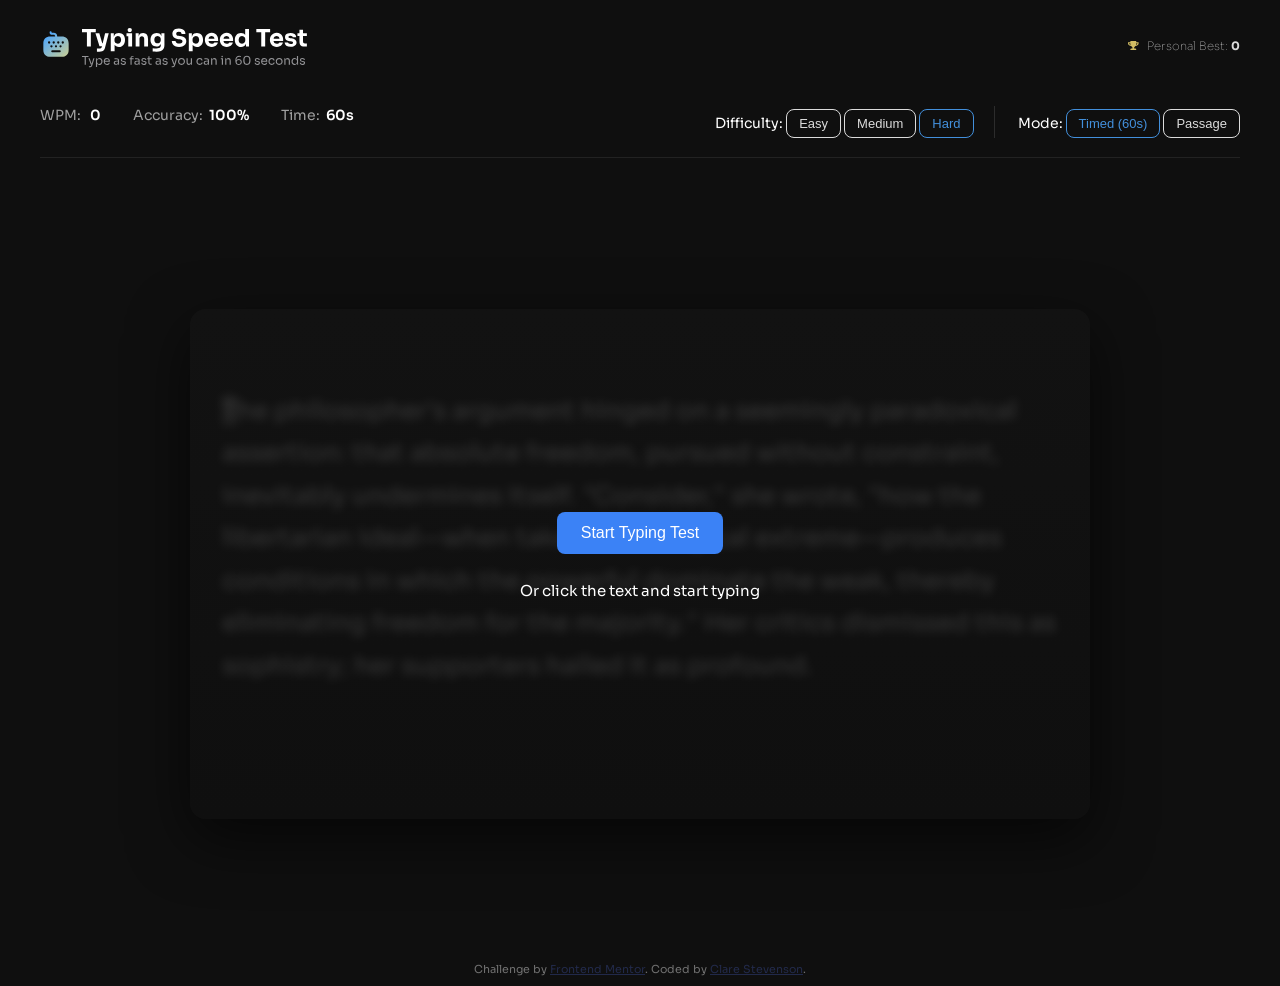
<file: index.html>
<!DOCTYPE html>
<!--Home (not started) Home (started)Focus / hover states-->

<html lang="en">
<head>
  <meta charset="UTF-8">
  <meta name="viewport" content="width=device-width, initial-scale=1.0"> <!-- displays site properly based on user's device -->
  <link rel="icon" type="image/png" sizes="32x32" href="./assets/images/favicon-32x32.png">
  <link rel="stylesheet" href="styles.css">
  <script src="data.js" defer></script>
  <script src="script.js" defer></script>

  <!--font-->
<link rel="preconnect" href="https://fonts.googleapis.com">
<link rel="preconnect" href="https://fonts.gstatic.com" crossorigin>
<link href="https://fonts.googleapis.com/css2?family=Sora:wght@100..800&display=swap" rel="stylesheet">
  
<title>Frontend Mentor | Typing Speed Test</title>
</head>

<body>
  <header>
    <div class="top-header">
      <div class="title">
        <img id="logo" src="assets/images/logo-large.svg">
      </div>
      <div class="mobile-title">
        <img id="logo" src="assets/images/logo-small.svg">
      </div>
      
    <div class="personal-best-text-container">
  <h5 id="pb-text">
    <img id="personal-best-img" src="assets/images/icon-personal-best.svg">
    Personal Best: <strong>0</strong>
  </h5>
</div>

<div class="mobile-personal-best-text-container">
  <h5 id="pb-text">
    <img id="personal-best-img" src="assets/images/icon-personal-best.svg">
    Best: <strong>0 WPM</strong>
  </h5>
</div>

  </div>


   <div class="main-content">

  <!-- Desktop stats -->
  <div class="stats">
    <span>WPM: <strong id="wpm">0</strong></span>
    <span>Accuracy:<strong id="accuracy">100%</strong></span>
    <span>Time:<strong id="time">60s</strong></span>
  </div>


  <!-- Desktop controls -->
  <div class="control-group">
    <div role="group" aria-label="Difficulty">
      <span class="label">Difficulty:</span>
      <button class="chip" data-value="easy">Easy</button>
      <button class="chip" data-value="medium">Medium</button>
      <button class="chip active" aria-pressed="true" data-value="hard">Hard</button>
    </div>

    <div role="group" aria-label="Mode">
      <span class="label">Mode:</span>
      <button class="chip active" aria-pressed="true">Timed (60s)</button>
      <button class="chip">Passage</button>
    </div>
  </div>

  <!-- Mobile controls dropdown -->
  <div class="control-dropdown">
    <div class="dropdown" data-type="difficulty">
      <button type="button" class="dropdown-toggle" aria-haspopup="listbox" aria-expanded="false">
        Hard
      </button>
      <div class="dropdown-menu" role="listbox" aria-label="Difficulty">
        <button type="button" class="dropdown-option" role="option" data-value="easy">Easy</button>
        <button type="button" class="dropdown-option" role="option" data-value="medium">Medium</button>
        <button type="button" class="dropdown-option selected" role="option" data-value="hard" aria-selected="true">Hard</button>
      </div>
      <select id="difficulty-select" class="native-select" aria-hidden="true" tabindex="-1">
        <option value="easy">Easy</option>
        <option value="medium">Medium</option>
        <option value="hard" selected>Hard</option>
      </select>
    </div>

    <div class="dropdown" data-type="mode">
      <button type="button" class="dropdown-toggle" aria-haspopup="listbox" aria-expanded="false">
        Timed (60s)
      </button>
      <div class="dropdown-menu" role="listbox" aria-label="Mode">
        <button type="button" class="dropdown-option selected" role="option" data-value="timed" aria-selected="true">Timed (60s)</button>
        <button type="button" class="dropdown-option" role="option" data-value="passage">Passage</button>
      </div>
      <select id="mode-select" class="native-select" aria-hidden="true" tabindex="-1">
        <option value="timed" selected>Timed (60s)</option>
        <option value="passage">Passage</option>
      </select>
    </div>
  </div>

</div>

</div>

    </div>

  </header>

<main>
  <div class="text-container">
    <div class="content-blurred">
<p id="test-text" class="test-text" tabindex="0"></p>
    </div>
<div class="focus-wrapper">
  <div class="focus-overlay"></div>

  <div class="typing-card">
    
    <!-- passage + start button -->
  </div>
</div>

    <div class="start-btn-overlay">
      <button type="button" class="start-btn">Start Typing Test</button>
      <p class="text-passage"> Or click the text and start typing </p>
    </div>

    <div class="restart-wrap">
      <button type="button" class="restart-btn">
        Restart Test
        <img class="restart-icon" src="assets/images/icon-restart.svg" alt="" aria-hidden="true">
      </button>
    </div>

  </div>
</main>

  <footer class="test-footer">
 <div class="attribution">
    Challenge by <a href="https://www.frontendmentor.io?ref=challenge">Frontend Mentor</a>. 
    Coded by <a href="#">Clare Stevenson</a>.
  </div>
 </footer>

</div>

<script>
  const pbKey = "personalBestWpm";
  const pbValue = localStorage.getItem(pbKey);
  if (pbValue) {
    const pbEl = document.querySelector(".personal-best-text-container strong");
    const mobilePbEl = document.querySelector(".mobile-personal-best-text-container strong");
    if (pbEl) pbEl.textContent = `${pbValue} WPM`;
    if (mobilePbEl) mobilePbEl.textContent = `${pbValue} WPM`;
  }
</script>
</body>
</html>


 
<!--
typing-speed-test/
├── index.html        # Test screen (all breakpoints)
├── results.html      # Results screen (all breakpoints)
│
├── css/
│   └── styles.css    # Responsive styles
│
├── js/
│   └── script.js     # App logic & state
│
└── assets/
-->
</file>
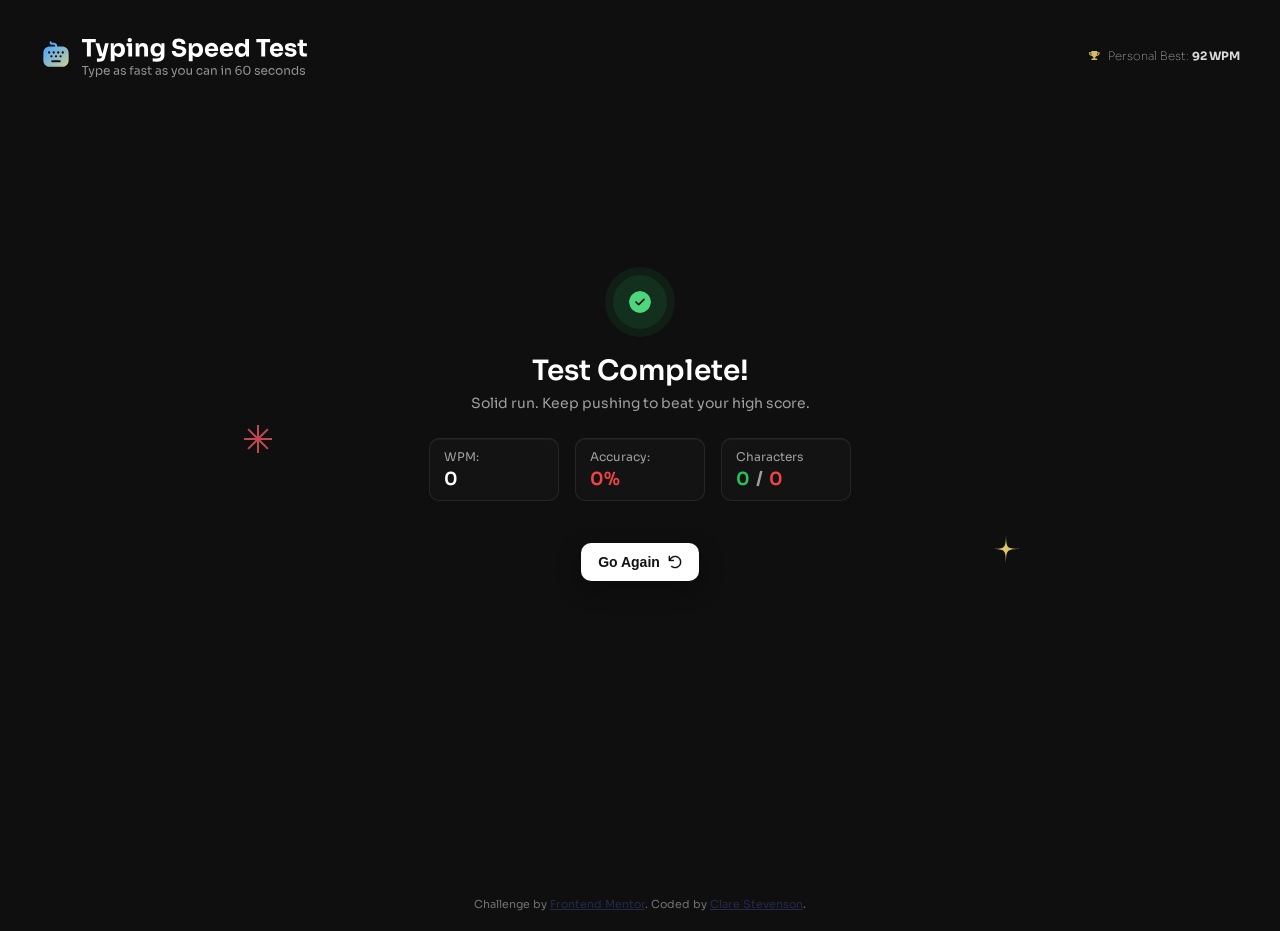
<file: results.html>
<!DOCTYPE html>
<html lang="en">
<head>
  <meta charset="UTF-8">
  <meta name="viewport" content="width=device-width, initial-scale=1.0">
  <link rel="icon" type="image/png" sizes="32x32" href="./assets/images/favicon-32x32.png">
  <link rel="stylesheet" href="styles.css">

  <link rel="preconnect" href="https://fonts.googleapis.com">
  <link rel="preconnect" href="https://fonts.gstatic.com" crossorigin>
  <link href="https://fonts.googleapis.com/css2?family=Sora:wght@100..800&display=swap" rel="stylesheet">

  <title>Frontend Mentor | Typing Speed Test</title>
</head>
<body class="results-page">
  <header>
    <div class="top-header">
      <div class="title">
        <img id="logo" src="assets/images/logo-large.svg" alt="Typing Speed Test">
      </div>
      <div class="mobile-title">
        <img id="logo" src="assets/images/logo-small.svg" alt="Typing Speed Test">
      </div>

      <div class="personal-best-text-container">
        <h5 id="pb-text">
          <img id="personal-best-img" src="assets/images/icon-personal-best.svg" alt="">
          Personal Best: <strong>92 WPM</strong>
        </h5>
      </div>

      <div class="mobile-personal-best-text-container">
        <h5 id="pb-text">
          <img id="personal-best-img" src="assets/images/icon-personal-best.svg" alt="">
          Best: <strong>92 WPM</strong>
        </h5>
      </div>
    </div>
  </header>

  <main class="results-main">
    <section class="results-card">
      <img class="results-confetti" src="assets/images/pattern-confetti.svg" alt="">
      <img class="results-star results-star-red" src="assets/images/pattern-star-2.svg" alt="">
      <img class="results-star results-star-gold" src="assets/images/pattern-star-1.svg" alt="">

      <div class="results-icon">
        <img id="results-icon-img" src="assets/images/icon-completed.svg" alt="Completed">
      </div>

      <h1 class="results-title" id="results-title">Test Complete!</h1>
      <p class="results-subtitle" id="results-subtitle">Solid run. Keep pushing to beat your high score.</p>

      <div class="results-stats">
        <div class="stat-box">
          <span class="stat-label">WPM:</span>
          <span class="stat-value" id="result-wpm">0</span>
        </div>
        <div class="stat-box">
          <span class="stat-label">Accuracy:</span>
          <span class="stat-value stat-accuracy" id="result-accuracy">0%</span>
        </div>
        <div class="stat-box">
          <span class="stat-label">Characters</span>
          <span class="stat-value">
            <span class="good" id="result-correct">0</span>
            <span class="slash">/</span>
            <span class="bad" id="result-incorrect">0</span>
          </span>
        </div>
      </div>

      <button class="go-again-btn" type="button" id="results-cta">
        Go Again
        <img src="assets/images/icon-restart-black.png" alt="">
      </button>
    </section>
  </main>

  <footer class="test-footer">
    <div class="attribution">
      Challenge by <a href="https://www.frontendmentor.io?ref=challenge">Frontend Mentor</a>.
      Coded by <a href="#">Clare Stevenson</a>.
    </div>
  </footer>

  <script>
    const saved = localStorage.getItem("typingResults");
    const pbKey = "personalBestWpm";
    const pbEl = document.querySelector(".personal-best-text-container strong");
    const mobilePbEl = document.querySelector(".mobile-personal-best-text-container strong");
    const bodyEl = document.body;

    if (saved) {
      try {
        const results = JSON.parse(saved);
        const wpmEl = document.getElementById("result-wpm");
        const accuracyEl = document.getElementById("result-accuracy");
        const correctEl = document.getElementById("result-correct");
        const incorrectEl = document.getElementById("result-incorrect");

        if (wpmEl) wpmEl.textContent = results.wpm ?? 0;
        if (accuracyEl) accuracyEl.textContent = `${results.accuracy ?? 0}%`;
        if (correctEl) correctEl.textContent = results.correct ?? 0;
        if (incorrectEl) incorrectEl.textContent = results.incorrect ?? 0;

        const storedBest = localStorage.getItem(pbKey);
        const currentBest = Number(storedBest || 0);
        const isFirstTest = storedBest === null;
        const newBest = Math.max(currentBest, Number(results.wpm || 0));
        const isNewBest = Number(results.wpm || 0) > currentBest;

        localStorage.setItem(pbKey, String(newBest));

        if (pbEl) pbEl.textContent = `${newBest} WPM`;
        if (mobilePbEl) mobilePbEl.textContent = `${newBest} WPM`;

        if (isFirstTest) {
          const titleEl = document.getElementById("results-title");
          const subtitleEl = document.getElementById("results-subtitle");
          const ctaEl = document.getElementById("results-cta");

          if (titleEl) titleEl.textContent = "Baseline Established!";
          if (subtitleEl) subtitleEl.textContent = "You've set the bar. Now the real challenge begins! Can you beat it?";
          if (ctaEl) ctaEl.childNodes[0].textContent = "Beat This Score";
        } else if (isNewBest) {
          bodyEl.classList.add("results-personal-best");
          const titleEl = document.getElementById("results-title");
          const subtitleEl = document.getElementById("results-subtitle");
          const iconImg = document.getElementById("results-icon-img");
          const ctaEl = document.getElementById("results-cta");

          if (titleEl) titleEl.textContent = "High Score Smashed!";
          if (subtitleEl) subtitleEl.textContent = "You're getting faster. That was incredible typing.";
          if (iconImg) {
            iconImg.src = "assets/images/icon-new-pb.svg";
            iconImg.alt = "New personal best";
          }
          if (ctaEl) ctaEl.childNodes[0].textContent = "Beat This Score";
        }
      } catch (err) {
        console.error("Failed to parse results:", err);
      }
    }

    const ctaButton = document.getElementById("results-cta");
    if (ctaButton) {
      ctaButton.addEventListener("click", () => {
        window.location.href = "index.html";
      });
    }
  </script>
</body>
</html>
</file>
<file: styles.css>
:root {
  --bg: #0f0f0f;
  --panel: #121212;
  --text: #ffffff;
  --muted: rgba(255, 255, 255, 0.6);
  --muted-strong: rgba(255, 255, 255, 0.85);
  --blue: #3b82f6;
  --blue-strong: #2563eb;
  --border: rgba(255, 255, 255, 0.2);
  --card-bg: linear-gradient(180deg, var(--panel) 0%, var(--bg) 100%);
}

@media (max-width: 900px) {
  .results-card {
    max-width: 760px;
    padding: 50px 28px 60px;
  }

  .results-stats {
    gap: 12px;
  }

  .results-star-red {
    left: 32px;
    top: 190px;
  }

  .results-star-gold {
    right: 36px;
    top: 300px;
  }
}

@media (max-width: 600px) {
  .results-main {
    padding: 12px 6px 28px;
  }

  .results-card {
    min-height: 520px;
    padding: 44px 20px 44px;
  }

  .results-stats {
    flex-direction: column;
    width: 100%;
  }

  .stat-box {
    width: 100%;
  }

  .results-title {
    font-size: 22px;
  }

  .results-star-red {
    left: 14px;
    top: 180px;
  }

  .results-star-gold {
    right: 22px;
    top: 440px;
  }
}

/* GLOBAL*/
*,
*::before,
*::after {
  box-sizing: border-box;
}

body {
  display: flex;
  flex-direction: column;
  margin: 0;
  min-height: 100vh;
  background: var(--bg);
  color: var(--text);
  font-family: 'Sora', sans-serif;
  padding: 10px 20px;
}

body.results-page {
  padding: 20px;
}

/* HEADER*/
.top-header {
  display: flex;
  justify-content: space-between;
  width: 100%;
  padding: 10px 20px;
  margin-bottom: 0;
}

.title {
  display: flex;
  flex-direction: column;
  align-items: flex-start;
  line-height: 1.2;
  gap: 4px;
  padding-top: 8px;
}
.mobile-title {
  display: none;
  flex-direction: column;
  align-items: flex-start;
  line-height: 1.2;
  gap: 4px;
  padding-top: 8px;
}

.personal-best-text-container {
  display: flex;
  align-items: center;
  font-size: 14px;
  opacity: 0.85;
}
.mobile-personal-best-text-container {
  display: none;
  align-items: center;
  font-size: 14px;
  opacity: 0.85;
}

#pb-text {
  font-weight: 100;
}

#personal-best-img {
  width: 16px;
  padding-right: 5px;
}

#subtitle {
  font-size: 14px;
  opacity: 0.7;
  font-weight: 100;
}

/* STATS/CONTROLS */

.main-content {
  display: flex;
  justify-content: space-between;
  align-items: center;
  width: 100%;
  padding: 10px 20px;
  position: relative;
  padding-bottom: 20px;
  font-size: 14px;
  overflow: visible;
  z-index: 20;
}

.main-content::after {
  content: "";
  position: absolute;
  left: 20px;
  right: 20px;
  bottom: 0;
  height: 1px;
  background: rgba(255, 255, 255, 0.08);
}


.stats {
  display: flex;
  gap: 32px;
  align-items: center;
}

.stats span {
  color: var(--muted);
}

.stats strong {
  font-weight: 600;
  color: var(--text);
  margin-left: 6px;
}

.stats.started #accuracy {
  color: #ef4444;
}

.stats.started #accuracy.perfect {
  color: #22c55e;
}

.stats.started #time {
  color: #facc15;
}

.control-group {
  display: flex;
  align-items: center;
  gap: 20px;
}

.control-group > div + div {
  position: relative;
  padding-left: 24px;
}

.control-group > div + div::before {
  content: "";
  position: absolute;
  left: 0;
  top: 65%;
  transform: translateY(-50%);
  height: 32px;
  width: 1px;
  background: rgba(255, 255, 255, 0.12);
}

/*DROPDOWNS*/
.control-dropdown {
  display: none;
}

/* MAIN LAYOUT*/
main {
  min-height: calc(100vh - 120px);
  display: flex;
  justify-content: center;
  align-items: center;
}

.text-container {
  position: relative;
  width: 100%;
  max-width: 900px;
  min-height: 480px;
  margin-top: 32px;
  padding: 32px;
  border-radius: 16px;
  background: var(--card-bg);
  box-shadow: 0 20px 60px rgba(0, 0, 0, 0.6);
}

.text-container.started .restart-wrap {
  opacity: 1;
  pointer-events: auto;
  transform: translateY(0);
}

.restart-wrap {
  display: flex;
  justify-content: center;
  margin-top: 24px;
  opacity: 0;
  pointer-events: none;
  transform: translateY(6px);
  transition: opacity 0.25s ease, transform 0.25s ease;
}

.restart-btn {
  background: #2b2b2b;
  color: var(--text);
  border: 1px solid rgba(255, 255, 255, 0.08);
  border-radius: 12px;
  padding: 10px 16px;
  font-size: 14px;
  font-family: 'Sora', sans-serif;
  display: inline-flex;
  align-items: center;
  gap: 8px;
  cursor: pointer;
  box-shadow: inset 0 1px 0 rgba(255, 255, 255, 0.08),
    0 10px 24px rgba(0, 0, 0, 0.45);
}

.restart-btn:hover {
  border-color: rgba(255, 255, 255, 0.2);
  background: #303030;
}

.restart-btn:focus-visible {
  outline: 2px solid var(--blue);
  outline-offset: 2px;
}

.restart-icon {
  width: 16px;
  height: 16px;
  opacity: 0.8;
}

/* RESULTS PAGE */
.results-main {
  flex: 1;
  display: flex;
  justify-content: center;
  align-items: center;
  padding: 24px 16px 40px;
}

.results-card {
  position: relative;
  width: 100%;
  max-width: 920px;
  min-height: 520px;
  background-color: #0f0f0f;
  border-radius: 16px;
  display: flex;
  flex-direction: column;
  align-items: center;
  text-align: center;
  padding: 60px 40px 70px;
  overflow: hidden;
}

.results-card > * {
  position: relative;
  z-index: 2;
}

.results-confetti {
  position: absolute;
  left: 0;
  right: 0;
  bottom: 0;
  width: 100%;
  height: auto;
  opacity: 0;
  pointer-events: none;
  z-index: 1;
  display: block;
}

body.results-personal-best .results-confetti {
  opacity: 1;
  animation: confettiFloat 6s ease-in-out infinite;
}

body.results-personal-best .results-star {
  opacity: 0;
}

@keyframes confettiFloat {
  0% {
    transform: translateY(0);
  }
  50% {
    transform: translateY(-8px);
  }
  100% {
    transform: translateY(0);
  }
}

.results-icon img {
  width: 22px;
  height: 22px;
}

body.results-personal-best .results-icon {
  background: transparent;
  box-shadow: none;
}

body.results-personal-best .results-icon img {
  width: 28px;
  height: 28px;
}
.results-star {
  position: absolute;
  width: 28px;
  height: 28px;
  opacity: 0.9;
}

.results-star-red {
  left: 64px;
  top: 210px;
}

.results-star-gold {
  right: 80px;
  top: 320px;
}

.results-icon {
  width: 54px;
  height: 54px;
  border-radius: 999px;
  background: rgba(34, 197, 94, 0.18);
  display: grid;
  place-items: center;
  box-shadow: 0 0 0 8px rgba(34, 197, 94, 0.08);
  margin-bottom: 18px;
}

.results-title {
  margin: 6px 0 6px;
  font-size: 28px;
  font-weight: 600;
}

.results-subtitle {
  margin: 0 0 26px;
  color: var(--muted);
  font-size: 14px;
}

.results-stats {
  display: flex;
  gap: 16px;
  margin-bottom: 26px;
}

.stat-box {
  min-width: 130px;
  background: rgba(255, 255, 255, 0.02);
  border: 1px solid rgba(255, 255, 255, 0.08);
  border-radius: 10px;
  padding: 10px 14px;
  text-align: left;
  box-shadow: inset 0 1px 0 rgba(255, 255, 255, 0.04);
}

.stat-label {
  display: block;
  font-size: 12px;
  color: var(--muted);
  margin-bottom: 4px;
}

.stat-value {
  font-size: 18px;
  font-weight: 600;
  color: var(--text);
}

.stat-accuracy {
  color: #ef4444;
}

.stat-value .good {
  color: #22c55e;
}

.stat-value .bad {
  color: #ef4444;
}

.stat-value .slash {
  color: var(--muted);
  padding: 0 2px;
}

.go-again-btn {
  background: #ffffff;
  color: #111111;
  border: 1px solid transparent;
  border-radius: 10px;
  padding: 10px 16px;
  font-size: 14px;
  font-weight: 600;
  display: inline-flex;
  align-items: center;
  gap: 8px;
  cursor: pointer;
  box-shadow: 0 8px 22px rgba(0, 0, 0, 0.35);
}

.go-again-btn img {
  width: 14px;
  height: 14px;
}

.go-again-btn:hover {
  background: #ffffff;
  border-color: var(--blue);
  box-shadow: 0 0 0 2px rgba(59, 130, 246, 0.45),
    0 8px 22px rgba(0, 0, 0, 0.35);
}

.go-again-btn:focus-visible {
  outline: 2px solid var(--blue);
  outline-offset: 2px;
}

.char {
  color: var(--muted);
}

.char.correct {
  color: #22c55e;
}

.char.incorrect {
  color: #ef4444;
  text-decoration: underline;
  text-decoration-color: #ef4444;
  text-decoration-thickness: 2px;
  text-underline-offset: 2px;
}

.char.current {
  position: relative;
  background: rgba(255, 255, 255, 0.18);
  border-radius: 4px;
  box-shadow: inset 0 0 0 1px rgba(255, 255, 255, 0.18);
}

/* TEST CONTENT*/
.content-blurred {
  filter: blur(5px);
  opacity: 0.35;
  pointer-events: none;
  height: 100%;
  display: flex;
  flex-direction: column;
  justify-content: flex-start;
  padding-top: 24px;
  transition: filter 0.3s ease, opacity 0.3s ease;
  position: relative;
}

.content-blurred.started {
  filter: blur(0);
  opacity: 1;
  pointer-events: auto;
}

#test-text {
  font-size: 25px;
  line-height: 1.7;
  opacity: 0.8;
  margin-bottom: 20px;
  position: relative;
}


/*START OVERLAY*/
.start-btn-overlay {
  position: absolute;
  inset: 0;
  display: flex;
  flex-direction: column;
  align-items: center;
  justify-content: center;
  gap: 12px;
  z-index: 10;
  font-size: 15px;
  animation: fadeIn 0.3s ease;
}

@keyframes fadeIn {
  from {
    opacity: 0;
  }
  to {
    opacity: 1;
  }
}

.start-btn-overlay.hidden {
  display: none;
}

.start-btn {
  margin-top: 0;
  background: var(--blue);
  padding: 12px 24px;
  font-size: 16px;
  border-radius: 8px;
  border: none;
  cursor: pointer;
  font-weight: 500;
}

.start-btn:focus-visible {
  outline: 2px solid rgba(59, 130, 246, 0.9);
  outline-offset: 2px;
  box-shadow: 0 0 0 3px rgba(59, 130, 246, 0.3);
}

/* BUTTONS/CHIPS*/
button {
  margin-top: 16px;
  padding: 12px 20px;
  font-size: 16px;
  background: rgba(59, 130, 246, 0.4);
  border: none;
  border-radius: 8px;
  color: var(--text);
  cursor: pointer;
}


/* Override global hover for custom buttons */
.start-btn:hover {
  background: var(--blue-strong);
  transform: none;
  outline: 2px solid rgba(59, 130, 246, 0.9);
  outline-offset: 2px;
  box-shadow: 0 0 0 3px rgba(59, 130, 246, 0.35);
}

.go-again-btn:hover {
  background: #ffffff;
  border-color: var(--blue);
  box-shadow: 0 0 0 2px rgba(59, 130, 246, 0.45),
    0 8px 22px rgba(0, 0, 0, 0.35);
  transform: none;
}

.restart-btn:hover {
  border-color: rgba(255, 255, 255, 0.2);
  background: #303030;
  transform: none;
}

button:focus-visible,
.chip:focus-visible {
  outline: 2px solid var(--blue);
  outline-offset: 2px;
}

.chip {
  font-size: 13px;
  background-color: transparent;
  color: var(--text);
  border: 1px solid var(--text);
  border-radius: 8px;
  padding: 6px 12px;
  opacity: 0.85;
  cursor: pointer;
  transition: color 0.3s;
}

.chip.active {
  border-color: hsl(210, 100%, 65%);
  color: hsl(210, 100%, 65%);
}

.chip:hover {
  border-color: hsl(210, 100%, 65%);
  color: hsl(210, 100%, 65%);
}

button,
.chip {
  transition: transform 0.2s ease, box-shadow 0.2s ease, color 0.2s ease;
}

/* FOOTER */
.test-footer {
  opacity: 0.4;
  font-size: 12px;
  margin-top: 24px;
}

.attribution {
  font-size: 11px;
  text-align: center;
}

.attribution a {
  color: hsl(228, 45%, 44%);
}

/* RESPONSIVE */
@media (max-width: 1024px) {
  .main-content {
    flex-direction: column;
    align-items: flex-start;
    gap: 16px;
    padding-bottom: 24px;
  }

  .stats {
    gap: 24px;
    width: 100%;
  }

  .control-group {
    width: 100%;
  }
}



@media (max-width: 600px) {

.title {
  display: none;
  flex-direction: column;
  align-items: flex-start;
  line-height: 1.2;
  gap: 4px;
  padding-top: 8px;
}

.mobile-title {
  display: flex;
  flex-direction: column;
  align-items: flex-start;
  line-height: 1.2;
  gap: 4px;
  padding-top: 8px;
}

  .personal-best-text-container {
    display: none;
  }

  .mobile-personal-best-text-container {
    display: flex;
    align-items: center;
    padding-bottom: 5px;
    font-size: 18px;
    opacity: 0.85;
  }

  .control-group {
    display: none;
  }

  .stats {
    display: flex;
    gap: 32px;
    align-items:center;
    text-align: center;
    justify-content: center;
    font-size: 18px;
  }

  .stats strong {
  display: flex;
  flex-direction: column;
  font-weight: 600;
  color: var(--text);
  margin-left: 6px;
  }

.stats span {
  position: relative;
  padding: 0 16px;
  color: rgba(255, 255, 255, 0.6);
}

.stats span:not(:last-child)::after {
  background: rgba(255, 255, 255, 0.25);
  width: 1px;
  height: 32px;
  position: absolute;
  right: -16px;
  top: 50%;
  transform: translateY(-50%);
  content: "";
}

  /* Show mobile dropdowns */
  .control-dropdown {
    display: flex;
    flex-direction: row;
    position: relative;
    text-align: center;
    gap: 12px;
    width: 100%;
  }

  .control-dropdown {
    z-index: 50;
    overflow: visible;
  }

  .dropdown {
    position: relative;
    width: 100%;
    z-index: 6;
  }

  .dropdown.open {
    z-index: 60;
  }

  .dropdown-toggle {
    position: relative;
    width: 100%;
    padding: 12px 40px 12px 14px;
    border-radius: 12px;
    background: linear-gradient(180deg, #1a1a1a 0%, #121212 100%);
    color: var(--text);
    font-size: 14px;
    outline: none;
    border: 1px solid rgba(255, 255, 255, 0.2);
    font-family: 'Sora', sans-serif;
    cursor: pointer;
    text-align: center;
    box-shadow: inset 0 1px 0 rgba(255, 255, 255, 0.08),
      0 12px 24px rgba(0, 0, 0, 0.45);
  }

  .dropdown-toggle::after {
    content: "";
    position: absolute;
    right: 14px;
    top: 50%;
    width: 14px;
    height: 10px;
    transform: translateY(-50%);
    background: url("data:image/svg+xml,%3Csvg xmlns='http://www.w3.org/2000/svg' width='14' height='10' viewBox='0 0 14 10'%3E%3Cpath d='M2 2.5L7 7.5L12 2.5' fill='none' stroke='%23cbd5f5' stroke-width='1.6' stroke-linecap='round' stroke-linejoin='round'/%3E%3C/svg%3E") no-repeat center;
    pointer-events: none;
  }

  .dropdown-menu {
    position: absolute;
    left: 0;
    right: 0;
    top: calc(100% + 8px);
    background: #2a2a2a;
    border: 1px solid rgba(255, 255, 255, 0.15);
    border-radius: 12px;
    padding: 6px 0;
    box-shadow: 0 18px 30px rgba(0, 0, 0, 0.5);
    display: none;
    z-index: 80;
    pointer-events: auto;
  }

  .dropdown.open .dropdown-menu {
    display: block;
  }

  .dropdown-option {
    display: block;
    width: 100%;
    padding: 10px 14px 10px 40px;
    background: transparent;
    color: var(--text);
    border: 0;
    text-align: left;
    font-family: 'Sora', sans-serif;
    font-size: 14px;
    cursor: pointer;
    position: relative;
  }

  .dropdown-option::before {
    content: "";
    position: absolute;
    left: 14px;
    top: 50%;
    width: 12px;
    height: 12px;
    transform: translateY(-50%);
    border-radius: 999px;
    border: 2px solid rgba(255, 255, 255, 0.6);
    background: transparent;
  }

  .dropdown-option.selected::before {
    border-color: #3b82f6;
    box-shadow: inset 0 0 0 3px #3b82f6;
  }

  .dropdown-option:hover {
    background: rgba(255, 255, 255, 0.06);
  }

  .native-select {
    display: none;
  }
.results-star-red {
  left: 10px;
  top: 100px;
}

.results-star-gold {
  right: 10px;
  top: 450px;
}
}
</file>
